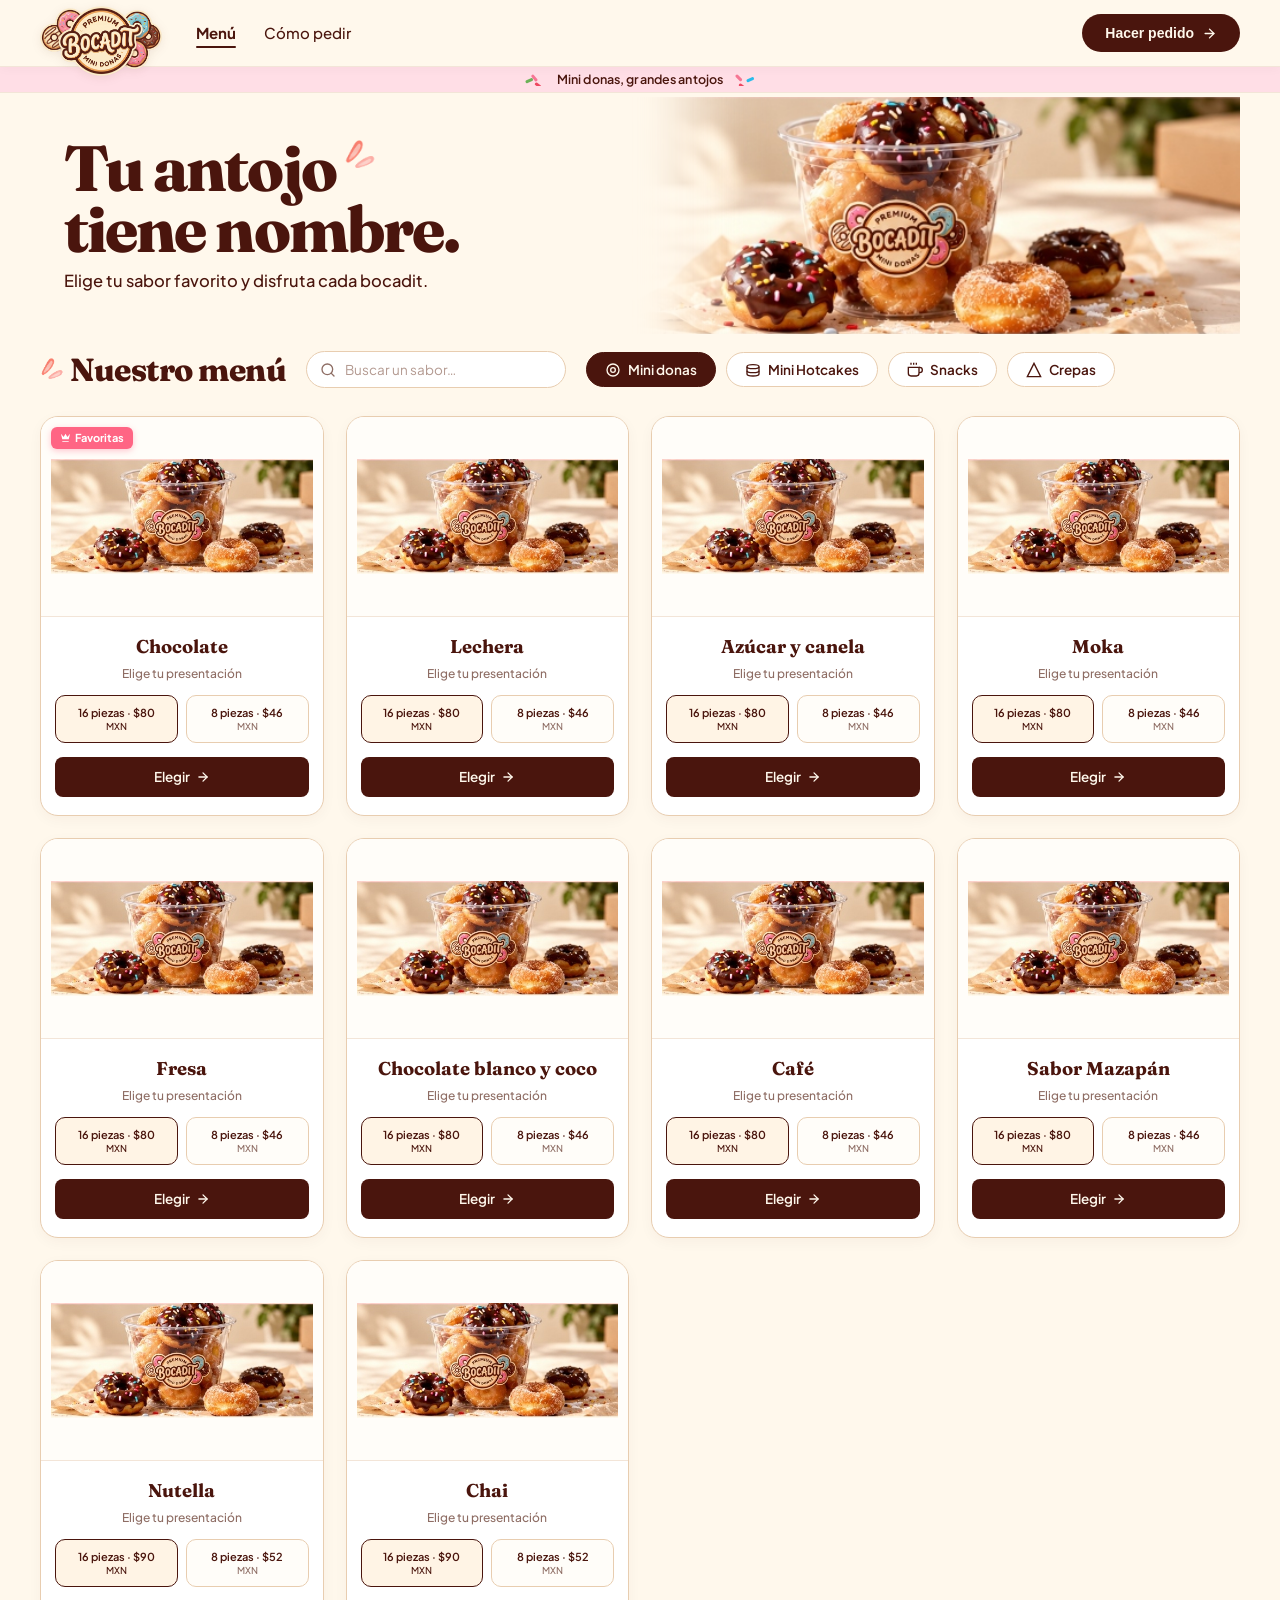
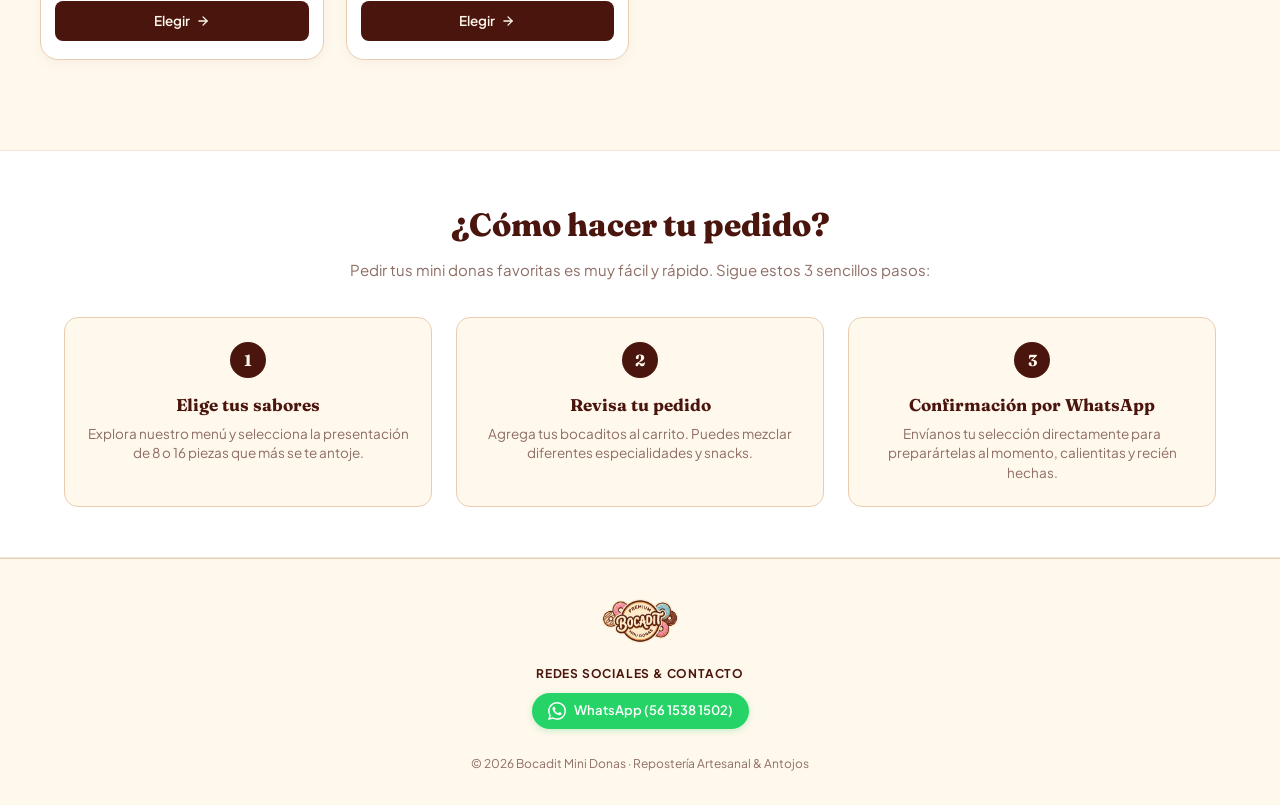
<file: index.html>
<!DOCTYPE html>
<html lang="es">
<head>
  <meta charset="UTF-8">
  <meta name="viewport" content="width=device-width, initial-scale=1.0">
  <title>Bocadit Mini Donas - Menú Oficial</title>
  <meta name="description" content="Menú oficial de Bocadit Mini Donas. Mini donas artesanales en presentaciones de 8 y 16 piezas, snacks y crepas.">
  <link rel="icon" type="image/png" href="assets/logo.png">

  <!-- Open Graph / Redes Sociales (Facebook, WhatsApp, Instagram) -->
  <meta property="og:type" content="website">
  <meta property="og:url" content="https://bocadit.web.app/">
  <meta property="og:site_name" content="Bocadit Mini Donas">
  <meta property="og:title" content="Bocadit Mini Donas - Menú Oficial">
  <meta property="og:description" content="Mini donas artesanales recién hechas, snacks y crepas. Consulta nuestro menú oficial y pide directo a domicilio o para recoger.">
  <meta property="og:image" content="https://bocadit.web.app/assets/og-image.jpg">
  <meta property="og:image:secure_url" content="https://bocadit.web.app/assets/og-image.jpg">
  <meta property="og:image:type" content="image/jpeg">
  <meta property="og:image:width" content="1200">
  <meta property="og:image:height" content="630">
  <meta property="og:image:alt" content="Logotipo Oficial Bocadit Mini Donas">

  <!-- Twitter / X Card -->
  <meta name="twitter:card" content="summary_large_image">
  <meta name="twitter:title" content="Bocadit Mini Donas - Menú Oficial">
  <meta name="twitter:description" content="Mini donas artesanales recién hechas, snacks y crepas. Consulta nuestro menú oficial y pide directo a domicilio o para recoger.">
  <meta name="twitter:image" content="https://bocadit.web.app/assets/og-image.jpg">

  <!-- Google Fonts: Fraunces (Warm, Rounded Serif) & Plus Jakarta Sans (Clean Modern UI) -->
  <link rel="preconnect" href="https://fonts.googleapis.com">
  <link rel="preconnect" href="https://fonts.gstatic.com" crossorigin>
  <link href="https://fonts.googleapis.com/css2?family=Fraunces:opsz,wght,SOFT@9..144,600..900,50..100&family=Plus+Jakarta+Sans:wght@400;500;600;700&display=swap" rel="stylesheet">

    <link rel="stylesheet" href="css/main.css">

</head>
<body>

  <!-- ENCABEZADO COMPACTO FIJO (STICKY) -->
  <header class="site-header">
    <div class="container header-main">
      <div class="header-left">
        <a href="#" class="logo-container" aria-label="Bocadit Mini Donas Inicio">
          <img src="assets/logo.png" alt="Bocadit Mini Donas" class="logo-img">
        </a>

        <nav class="nav-desktop" aria-label="Navegación principal">
          <ul class="nav-links">
            <li><a href="#menu" class="nav-link active">Menú</a></li>
            <li><a href="#como-pedir" class="nav-link">Cómo pedir</a></li>
          </ul>
        </nav>
      </div>

      <div class="header-actions">
        <button class="btn-order-cta" id="btnHeaderOrder" aria-label="Hacer pedido ahora">
          <span>Hacer pedido</span>
          <svg width="15" height="15" viewBox="0 0 24 24" fill="none" stroke="currentColor" stroke-width="2.2" stroke-linecap="round" stroke-linejoin="round"><line x1="5" y1="12" x2="19" y2="12"></line><polyline points="12 5 19 12 12 19"></polyline></svg>
        </button>
      </div>
    </div>
  </header>

  <!-- FRANJA ROSA DE ANUNCIO (Se desplaza con el contenido) -->
  <div class="announcement-bar" role="region" aria-label="Anuncio">
    <div class="container announcement-content">
      <svg class="sprinkles-svg" width="22" height="13" viewBox="0 0 22 13" fill="none" aria-hidden="true">
        <rect x="2" y="8" width="8" height="3" rx="1.5" transform="rotate(-25 2 8)" fill="#6CB258"/>
        <rect x="10" y="1" width="8" height="3" rx="1.5" transform="rotate(50 10 1)" fill="#F67794"/>
        <rect x="13" y="9" width="7" height="3" rx="1.5" transform="rotate(35 13 9)" fill="#EE4760"/>
      </svg>
      <span>Mini donas, grandes antojos</span>
      <svg class="sprinkles-svg" width="22" height="13" viewBox="0 0 22 13" fill="none" aria-hidden="true">
        <rect x="2" y="1" width="8" height="3" rx="1.5" transform="rotate(45 2 1)" fill="#F67794"/>
        <rect x="11" y="7" width="8" height="3" rx="1.5" transform="rotate(-25 11 7)" fill="#28BCEB"/>
        <rect x="5" y="10" width="7" height="3" rx="1.5" transform="rotate(35 5 10)" fill="#EE4760"/>
      </svg>
    </div>
  </div>

  <main>
    <!-- SECCIÓN PRINCIPAL (HERO) -->
    <section class="hero-section" aria-label="Presentación">
      <div class="hero-grid">
        <div class="hero-content">
          <div class="hero-title-group">
            <h1 class="hero-title">
              Tu antojo<img src="assets/petals.png" alt="" class="hero-petals-icon" aria-hidden="true"><br>tiene nombre.
            </h1>
          </div>
          <p class="hero-subtitle">Elige tu sabor favorito y disfruta cada bocadit.</p>
        </div>

        <div class="hero-visual">
          <img src="assets/hero_blended.png" alt="Vaso de Mini Donas Bocadit con cubierta y chispas" class="hero-img" loading="eager">
        </div>
      </div>
    </section>

    <!-- CATÁLOGO -->
    <section class="catalog-section container" id="menu" aria-label="Catálogo de productos">
      <div class="catalog-bar">
        <div class="catalog-heading-wrap">
          <img src="assets/petals.png" alt="" class="menu-petals-icon" aria-hidden="true">
          <h2 class="catalog-title">Nuestro menú</h2>
        </div>

        <div class="search-wrapper">
          <svg class="search-icon" viewBox="0 0 24 24" fill="none" stroke="currentColor" stroke-width="2" stroke-linecap="round" stroke-linejoin="round" aria-hidden="true">
            <circle cx="11" cy="11" r="8"></circle>
            <line x1="21" y1="21" x2="16.65" y2="16.65"></line>
          </svg>
          <input type="text" id="catalogSearch" class="search-input" placeholder="Buscar un sabor…" aria-label="Buscar un sabor">
        </div>

        <div class="category-pills" role="tablist" aria-label="Filtro de productos">
          <button class="cat-btn active" data-category="donas" role="tab" aria-selected="true">
            <svg viewBox="0 0 24 24" fill="none" stroke="currentColor"><circle cx="12" cy="12" r="9"></circle><circle cx="12" cy="12" r="3.5"></circle></svg>
            <span>Mini donas</span>
          </button>
          <button class="cat-btn" data-category="hotcakes" role="tab" aria-selected="false">
            <svg viewBox="0 0 24 24" fill="none" stroke="currentColor"><ellipse cx="12" cy="7" rx="9" ry="3"></ellipse><path d="M3 7v6c0 1.66 4 3 9 3s9-1.34 9-3V7"></path><path d="M3 13v5c0 1.66 4 3 9 3s9-1.34 9-3v-5"></path></svg>
            <span>Mini Hotcakes</span>
          </button>
          <button class="cat-btn" data-category="snacks" role="tab" aria-selected="false">
            <svg viewBox="0 0 24 24" fill="none" stroke="currentColor"><path d="M18 8h1a4 4 0 0 1 0 8h-1"></path><path d="M2 8h16v9a4 4 0 0 1-4 4H6a4 4 0 0 1-4-4V8z"></path><line x1="6" y1="1" x2="6" y2="4"></line><line x1="10" y1="1" x2="10" y2="4"></line><line x1="14" y1="1" x2="14" y2="4"></line></svg>
            <span>Snacks</span>
          </button>
          <button class="cat-btn" data-category="crepas" role="tab" aria-selected="false">
            <svg viewBox="0 0 24 24" fill="none" stroke="currentColor"><polygon points="12 2 2 22 22 22 12 2"></polygon></svg>
            <span>Crepas</span>
          </button>
        </div>
      </div>

      <!-- Cuadrícula de productos: 4 cols en desktop, 2 en tablet, 1 en mobile -->
      <div class="products-grid" id="productsGrid" role="region" aria-live="polite">
        <!-- Renderizado dinámicamente -->
      </div>

      <!-- Estado vacío -->
      <div class="empty-state" id="emptyState" role="status">
        <h3>No encontramos ese sabor</h3>
        <p>Prueba buscando con otra palabra o revisa nuestras categorías.</p>
      </div>
    </section>

    <!-- CÓMO PEDIR -->
    <section class="how-to-order-section" id="como-pedir">
      <div class="container">
        <h2 class="section-title-center">¿Cómo hacer tu pedido?</h2>
        <p class="section-subtitle-center">Pedir tus mini donas favoritas es muy fácil y rápido. Sigue estos 3 sencillos pasos:</p>

        <div class="steps-grid">
          <div class="step-card">
            <div class="step-number">1</div>
            <h3 class="step-title">Elige tus sabores</h3>
            <p class="step-desc">Explora nuestro menú y selecciona la presentación de 8 o 16 piezas que más se te antoje.</p>
          </div>
          <div class="step-card">
            <div class="step-number">2</div>
            <h3 class="step-title">Revisa tu pedido</h3>
            <p class="step-desc">Agrega tus bocaditos al carrito. Puedes mezclar diferentes especialidades y snacks.</p>
          </div>
          <div class="step-card">
            <div class="step-number">3</div>
            <h3 class="step-title">Confirmación por WhatsApp</h3>
            <p class="step-desc">Envíanos tu selección directamente para preparártelas al momento, calientitas y recién hechas.</p>
          </div>
        </div>
      </div>
    </section>
  </main>

  <!-- PIE DE PÁGINA -->
  <footer>
    <div class="container footer-content">
      <img src="assets/logo.png" alt="Bocadit Mini Donas" class="footer-logo">
      
      <!-- REDES SOCIALES Y CONTACTO -->
      <div class="footer-social-section">
        <span class="footer-social-heading">Redes Sociales & Contacto</span>
        <div class="footer-social-links">
          <a href="https://wa.me/525615381502?text=Hola%20Bocadit%2C%20me%20gustar%C3%ADa%20hacer%20una%20consulta" class="footer-social-btn footer-whatsapp-btn" target="_blank" rel="noopener noreferrer" aria-label="Escríbenos por WhatsApp">
            <svg width="18" height="18" viewBox="0 0 24 24" fill="currentColor" aria-hidden="true"><path d="M.057 24l1.687-6.163c-1.041-1.804-1.588-3.849-1.587-5.946.003-6.556 5.338-11.891 11.893-11.891 3.181.001 6.167 1.24 8.413 3.488 2.245 2.248 3.481 5.236 3.48 8.414-.003 6.557-5.338 11.892-11.893 11.892-1.99-.001-3.951-.5-5.688-1.448l-6.305 1.654zm6.597-3.807c1.676.995 3.276 1.591 5.392 1.592 5.448 0 9.886-4.434 9.889-9.885.002-5.462-4.415-9.89-9.881-9.892-5.452 0-9.887 4.434-9.889 9.884-.001 2.225.651 3.891 1.746 5.634l-.999 3.648 3.742-.981zm11.387-5.464c-.074-.124-.272-.198-.57-.347-.297-.149-1.758-.868-2.031-.967-.272-.099-.47-.149-.669.149-.198.297-.768.967-.941 1.165-.173.198-.347.223-.644.074-.297-.149-1.255-.462-2.39-1.475-.883-.788-1.48-1.761-1.653-2.059-.173-.297-.018-.458.13-.606.134-.133.297-.347.446-.521.151-.172.2-.296.3-.495.099-.198.05-.372-.025-.521-.075-.148-.669-1.611-.916-2.206-.242-.579-.487-.501-.669-.51l-.57-.01c-.198 0-.52.074-.792.372s-1.04 1.016-1.04 2.479 1.065 2.876 1.213 3.074c.149.198 2.095 3.2 5.076 4.487.709.306 1.263.489 1.694.626.712.226 1.36.194 1.872.118.571-.085 1.758-.719 2.006-1.413.248-.695.248-1.29.173-1.414z"/></svg>
            <span>WhatsApp (56 1538 1502)</span>
          </a>
        </div>
      </div>

      <p class="footer-meta">© 2026 Bocadit Mini Donas · Repostería Artesanal & Antojos</p>
    </div>
  </footer>

  <!-- BOTÓN FLOTANTE DE CARRITO -->
  <aside class="floating-cart-pill" id="floatingCartBtn" role="button" aria-label="Ver pedido actual">
    <svg width="18" height="18" viewBox="0 0 24 24" fill="none" stroke="currentColor" stroke-width="2.2"><circle cx="9" cy="21" r="1"></circle><circle cx="20" cy="21" r="1"></circle><path d="M1 1h4l2.68 13.39a2 2 0 0 0 2 1.61h9.72a2 2 0 0 0 2-1.61L23 6H6"></path></svg>
    <span>Ver pedido</span>
    <span class="cart-badge-count" id="cartCountBadge">0</span>
    <span id="cartTotalSummary">$0 MXN</span>
  </aside>

  <!-- PANEL DESLIZABLE DE PEDIDO (ORDER DRAWER) -->
  <div class="drawer-overlay" id="drawerOverlay" role="dialog" aria-modal="true" aria-labelledby="drawerTitle">
    <div class="order-drawer">
      <div class="drawer-header">
        <h3 class="drawer-title" id="drawerTitle">Tu pedido</h3>
        <button class="btn-close-drawer" id="btnCloseDrawer" aria-label="Cerrar pedido">&times;</button>
      </div>

      <div class="drawer-body">
        <div class="cart-items-list" id="cartItemsList">
          <!-- Items del carrito inyectados por JS -->
        </div>

        <!-- SECCIÓN DE MÉTODO DE ENTREGA Y COBERTURA (5 KM) -->
        <div class="delivery-card" id="deliveryCard">
          <div class="delivery-header">
            <span class="delivery-label">Forma de entrega:</span>
            <div class="delivery-toggle" role="tablist">
              <button class="delivery-toggle-btn active" id="btnMethodPickup" type="button" role="tab" aria-selected="true">
                <span>🏪 Recoger en tienda</span>
              </button>
              <button class="delivery-toggle-btn" id="btnMethodDelivery" type="button" role="tab" aria-selected="false">
                <span>🛵 A domicilio</span>
              </button>
            </div>
          </div>

          <!-- PANEL RECOGER EN TIENDA -->
          <div class="delivery-panel" id="panelPickup">
            <div class="pickup-info-box">
              <div class="pickup-pin-row">
                <svg width="16" height="16" viewBox="0 0 24 24" fill="none" stroke="currentColor" stroke-width="2"><path d="M21 10c0 7-9 13-9 13s-9-6-9-13a9 9 0 0 1 18 0z"></path><circle cx="12" cy="10" r="3"></circle></svg>
                <strong>Sucursal Bocadit Narvarte</strong>
              </div>
              <p class="pickup-address-text">Xochicalco 79, Narvarte Poniente, Benito Juárez, CDMX (CP 03020)</p>
              <span class="pickup-badge">Sin costo de envío · Preparado al momento</span>
            </div>
            <div class="form-group" style="margin-top: 6px;">
              <label for="pickupCustomerName" class="form-label">Tu nombre (quien recoge):</label>
              <input type="text" id="pickupCustomerName" class="form-input" placeholder="Ej. Ana Gómez">
            </div>
          </div>

          <!-- PANEL ENTREGA A DOMICILIO -->
          <div class="delivery-panel" id="panelDelivery" style="display: none;">
            <div class="coverage-rule-badge">
              <svg width="14" height="14" viewBox="0 0 24 24" fill="none" stroke="currentColor" stroke-width="2"><circle cx="12" cy="12" r="10"></circle><line x1="12" y1="8" x2="12" y2="12"></line><line x1="12" y1="16" x2="12.01" y2="16"></line></svg>
              <span>🛵 <strong>Envío GRATIS</strong> a partir de <strong>$80 MXN</strong> de compra (hasta 5 km)</span>
            </div>
            <div class="free-delivery-status" id="freeDeliveryStatus"></div>

            <!-- APARTADO DE DIRECCIÓN DE ENTREGA (SIEMPRE VISIBLE EN A DOMICILIO) -->
            <div class="address-fields-group" id="addressFieldsGroup">
              <div class="address-group-header">
                <span class="address-group-title">
                  <svg width="15" height="15" viewBox="0 0 24 24" fill="none" stroke="currentColor" stroke-width="2.2"><path d="M21 10c0 7-9 13-9 13s-9-6-9-13a9 9 0 0 1 18 0z"></path><circle cx="12" cy="10" r="3"></circle></svg>
                  Apartado de Dirección de Entrega
                </span>
              </div>
              <p class="address-helper-note">Completa tus datos para que el repartidor lleve tu pedido directo a tu puerta:</p>

              <div class="form-group">
                <label for="deliveryCustomerName" class="form-label">Nombre de quien recibe *:</label>
                <input type="text" id="deliveryCustomerName" class="form-input" placeholder="Ej. Carlos Mendoza">
              </div>

              <div class="form-group">
                <label for="deliveryStreet" class="form-label">Calle y Número (Ext. e Int.) *:</label>
                <input type="text" id="deliveryStreet" class="form-input" placeholder="Ej. Morena 230, Int. 302">
              </div>

              <div class="validation-tabs" style="margin-top: 4px;">
                <label class="form-label">Código Postal (para validar cobertura 5 km) *:</label>
                <div class="cp-input-group">
                  <input type="text" id="inputPostalCode" class="form-input cp-input" placeholder="C.P. (Ej. 03020)" maxlength="5" inputmode="numeric">
                  <button type="button" class="btn-validate-cp" id="btnValidateCP">Validar C.P.</button>
                </div>
                <div class="val-actions-row">
                  <button type="button" class="btn-gps-locate" id="btnDetectGps">
                    <svg width="15" height="15" viewBox="0 0 24 24" fill="none" stroke="currentColor" stroke-width="2.2"><path d="M12 2v20M2 12h20"/><circle cx="12" cy="12" r="7"/><circle cx="12" cy="12" r="2"/></svg>
                    <span id="btnGpsText">O usar mi ubicación actual (GPS)</span>
                  </button>
                </div>
              </div>

              <!-- RESULTADO DE COBERTURA -->
              <div class="coverage-status-alert" id="coverageStatusAlert" style="display: none;"></div>

              <div class="form-group">
                <label for="deliveryColonia" class="form-label">Colonia y Alcaldía *:</label>
                <input type="text" id="deliveryColonia" class="form-input" placeholder="Ej. Narvarte Poniente, Benito Juárez">
              </div>

              <div class="form-group">
                <label for="deliveryReference" class="form-label">Referencias de entrega (opcional):</label>
                <input type="text" id="deliveryReference" class="form-input" placeholder="Ej. Portón café, frente al parque, timbre 302">
              </div>
            </div>
          </div>
        </div>
      </div>

      <div class="drawer-footer">
        <div class="drawer-total-row">
          <span class="drawer-total-label">Total a pagar:</span>
          <span class="drawer-total-val" id="drawerTotalText">$0 MXN</span>
        </div>
        <a href="#" class="btn-whatsapp-order" id="btnSendWhatsApp" target="_blank" rel="noopener">
          <svg width="20" height="20" viewBox="0 0 24 24" fill="currentColor"><path d="M.057 24l1.687-6.163c-1.041-1.804-1.588-3.849-1.587-5.946.003-6.556 5.338-11.891 11.893-11.891 3.181.001 6.167 1.24 8.413 3.488 2.245 2.248 3.481 5.236 3.48 8.414-.003 6.557-5.338 11.892-11.893 11.892-1.99-.001-3.951-.5-5.688-1.448l-6.305 1.654zm6.597-3.807c1.676.995 3.276 1.591 5.392 1.592 5.448 0 9.886-4.434 9.889-9.885.002-5.462-4.415-9.89-9.881-9.892-5.452 0-9.887 4.434-9.889 9.884-.001 2.225.651 3.891 1.746 5.634l-.999 3.648 3.742-.981zm11.387-5.464c-.074-.124-.272-.198-.57-.347-.297-.149-1.758-.868-2.031-.967-.272-.099-.47-.149-.669.149-.198.297-.768.967-.941 1.165-.173.198-.347.223-.644.074-.297-.149-1.255-.462-2.39-1.475-.883-.788-1.48-1.761-1.653-2.059-.173-.297-.018-.458.13-.606.134-.133.297-.347.446-.521.151-.172.2-.296.3-.495.099-.198.05-.372-.025-.521-.075-.148-.669-1.611-.916-2.206-.242-.579-.487-.501-.669-.51l-.57-.01c-.198 0-.52.074-.792.372s-1.04 1.016-1.04 2.479 1.065 2.876 1.213 3.074c.149.198 2.095 3.2 5.076 4.487.709.306 1.263.489 1.694.626.712.226 1.36.194 1.872.118.571-.085 1.758-.719 2.006-1.413.248-.695.248-1.29.173-1.414z"/></svg>
          <span>Confirmar por WhatsApp</span>
        </a>
      </div>
    </div>
  </div>

  <!-- MODAL DE HERRAMIENTAS ADMINISTRATIVAS -->
  <div class="admin-modal" id="adminModal" role="dialog" aria-modal="true" aria-labelledby="adminTitle">
    <div class="admin-box">
      <div class="admin-header">
        <h3 id="adminTitle" style="font-family:'Fraunces', serif; font-size:18px;">Herramientas Administrativas de Bocadit</h3>
        <button class="btn-close-drawer" id="btnCloseAdmin">&times;</button>
      </div>
      <div class="admin-body">
        <div class="admin-tools-row">
          <button class="btn-admin-tool" id="btnAdminCopy">
            <svg width="14" height="14" viewBox="0 0 24 24" fill="none" stroke="currentColor"><rect x="9" y="9" width="13" height="13" rx="2"/><path d="M5 15H4a2 2 0 0 1-2-2V4a2 2 0 0 1 2-2h9a2 2 0 0 1 2 2v1"/></svg>
            Copiar Lista de Precios
          </button>
          <button class="btn-admin-tool" id="btnAdminCSV">
            <svg width="14" height="14" viewBox="0 0 24 24" fill="none" stroke="currentColor"><path d="M21 15v4a2 2 0 0 1-2 2H5a2 2 0 0 1-2-2v-4"/><polyline points="7 10 12 15 17 10"/><line x1="12" y1="15" x2="12" y2="3"/></svg>
            Exportar CSV
          </button>
        </div>
        <table class="admin-table">
          <thead>
            <tr>
              <th>ID</th>
              <th>Producto</th>
              <th>Categoría</th>
              <th>Presentaciones</th>
              <th>Precios Oficiales</th>
            </tr>
          </thead>
          <tbody id="adminTableBody">
            <!-- Rellenado por JS -->
          </tbody>
        </table>
      </div>
    </div>
  </div>

    <script type="module" src="js/app.js"></script>

</body>
</html>
</file>
<file: css/main.css>
/**
 * Bocadit Mini Donas - Master Stylesheet
 * Arquitectura Modular desacoplada bajo SRP
 */
@import 'variables.css';
@import 'base.css';
@import 'header.css';
@import 'hero.css';
@import 'catalog.css';
@import 'how-to-order.css';
@import 'footer.css';
@import 'drawer.css';
@import 'delivery.css';
@import 'admin.css';
@import 'responsive.css';
</file>
